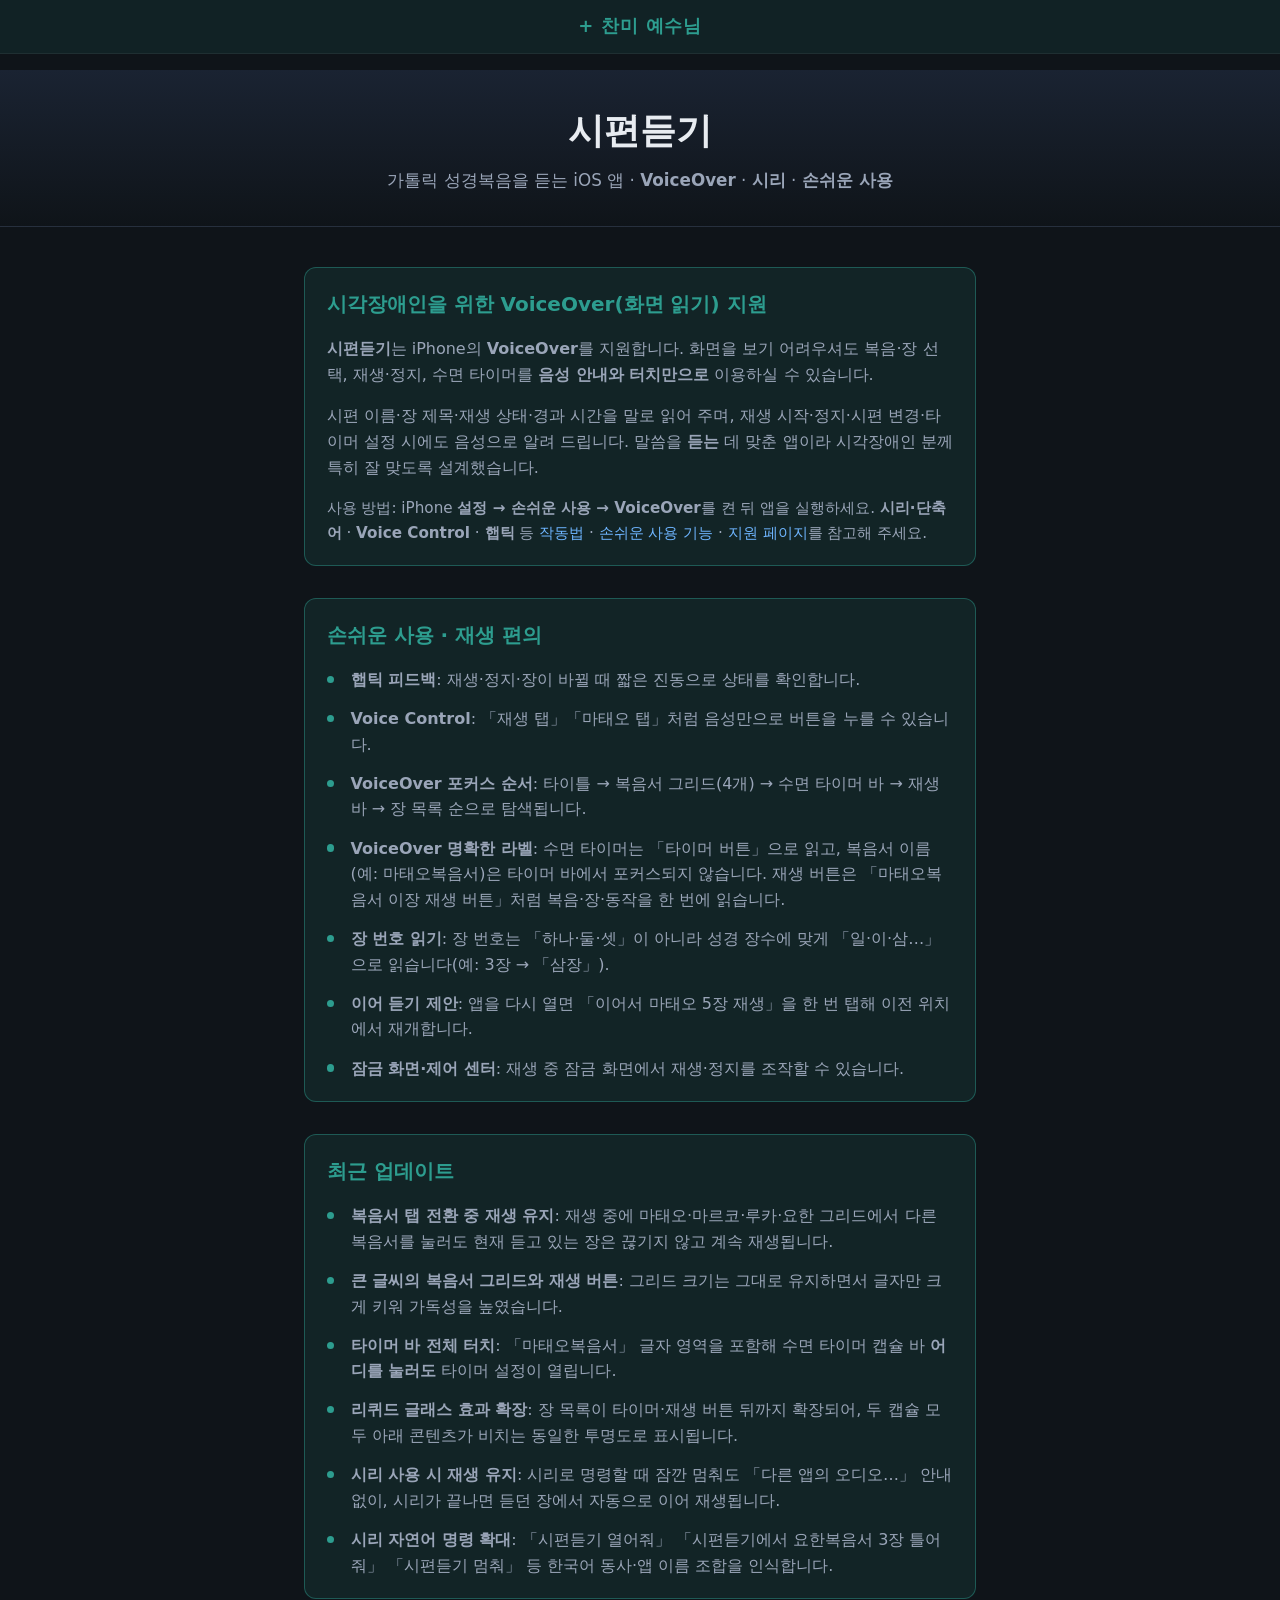
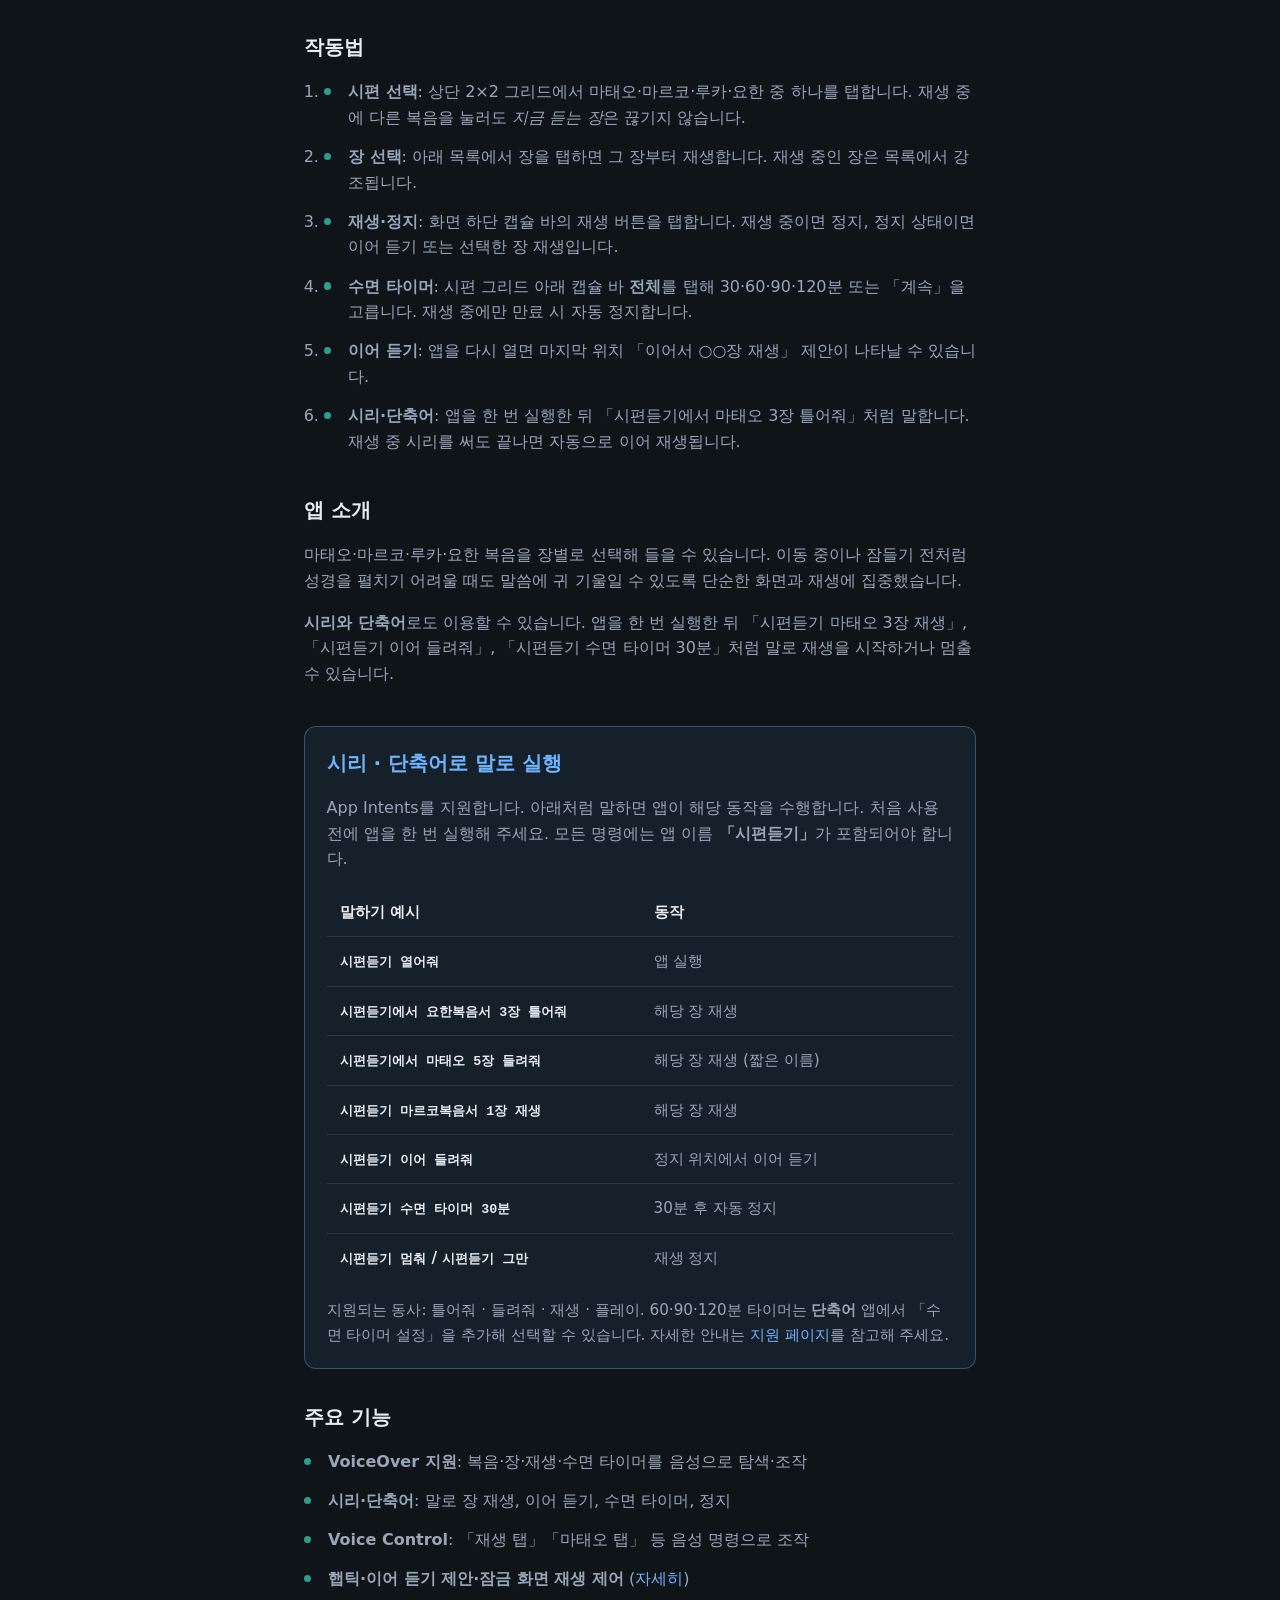
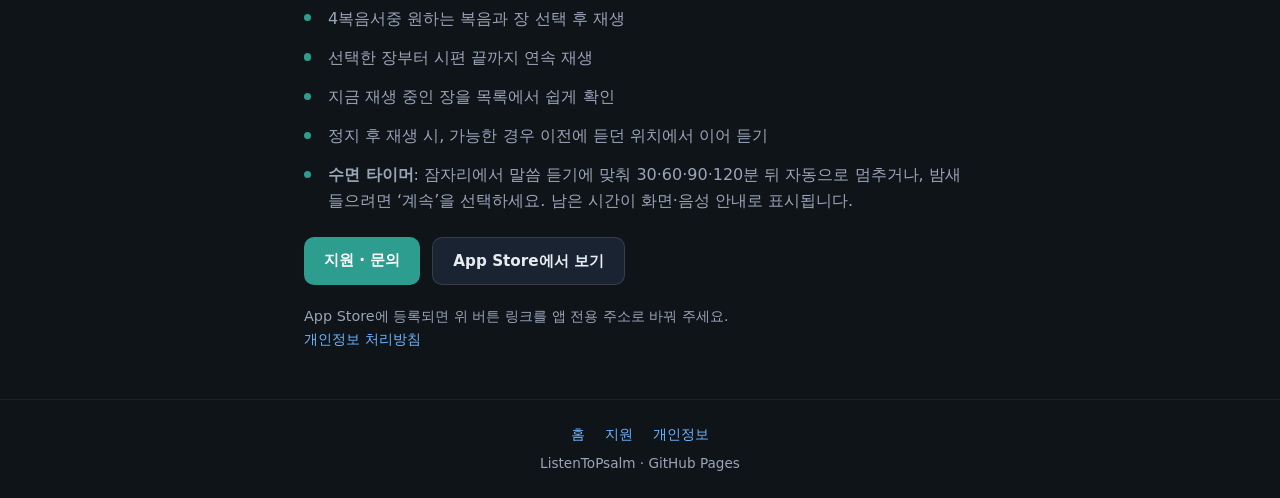
<file: docs/index.html>
<!DOCTYPE html>
<html lang="ko">
<head>
  <meta charset="utf-8" />
  <meta name="viewport" content="width=device-width, initial-scale=1" />
  <meta name="description" content="가톨릭 4시편 듣기 iOS 앱 시편듣기. VoiceOver·Voice Control·시리·햅틱·잠금 화면 재생 제어·이어 듣기 지원." />
  <title>시편듣기 — 가톨릭 시편 듣기 · VoiceOver · 시리</title>
  <link rel="stylesheet" href="css/style.css" />
  <link rel="canonical" href="./" />
</head>
<body>
  <p class="page-doxology">+ 찬미 예수님</p>
  <header>
    <h1>시편듣기</h1>
    <p class="tagline">가톨릭 성경복음을 듣는 iOS 앱 · <strong>VoiceOver</strong> · <strong>시리</strong> · <strong>손쉬운 사용</strong></p>
  </header>

  <main>
    <section class="accessibility-callout" aria-labelledby="accessibility-heading">
      <h2 id="accessibility-heading">시각장애인을 위한 VoiceOver(화면 읽기) 지원</h2>
      <p>
        <strong>시편듣기</strong>는 iPhone의 <strong>VoiceOver</strong>를 지원합니다.
        화면을 보기 어려우셔도 복음·장 선택, 재생·정지, 수면 타이머를
        <strong>음성 안내와 터치만으로</strong> 이용하실 수 있습니다.
      </p>
      <p>
        시편 이름·장 제목·재생 상태·경과 시간을 말로 읽어 주며,
        재생 시작·정지·시편 변경·타이머 설정 시에도 음성으로 알려 드립니다.
        말씀을 <strong>듣는</strong> 데 맞춘 앱이라 시각장애인 분께 특히 잘 맞도록 설계했습니다.
      </p>
      <p style="font-size: 0.95rem; color: var(--muted);">
        사용 방법: iPhone <strong>설정 → 손쉬운 사용 → VoiceOver</strong>를 켠 뒤 앱을 실행하세요.
        <strong>시리·단축어</strong> · <strong>Voice Control</strong> · <strong>햅틱</strong> 등
        <a href="#how-it-works">작동법</a> · <a href="#accessibility-features">손쉬운 사용 기능</a> · <a href="support.html#how-it-works">지원 페이지</a>를 참고해 주세요.
      </p>
    </section>

    <section class="accessibility-callout" id="accessibility-features" aria-labelledby="accessibility-features-heading">
      <h2 id="accessibility-features-heading">손쉬운 사용 · 재생 편의</h2>
      <ul class="features">
        <li><strong>햅틱 피드백</strong>: 재생·정지·장이 바뀔 때 짧은 진동으로 상태를 확인합니다.</li>
        <li><strong>Voice Control</strong>: 「재생 탭」「마태오 탭」처럼 음성만으로 버튼을 누를 수 있습니다.</li>
        <li><strong>VoiceOver 포커스 순서</strong>: 타이틀 → 복음서 그리드(4개) → 수면 타이머 바 → 재생 바 → 장 목록 순으로 탐색됩니다.</li>
        <li><strong>VoiceOver 명확한 라벨</strong>: 수면 타이머는 「타이머 버튼」으로 읽고, 복음서 이름(예: 마태오복음서)은 타이머 바에서 포커스되지 않습니다. 재생 버튼은 「마태오복음서 이장 재생 버튼」처럼 복음·장·동작을 한 번에 읽습니다.</li>
        <li><strong>장 번호 읽기</strong>: 장 번호는 「하나·둘·셋」이 아니라 성경 장수에 맞게 「일·이·삼…」으로 읽습니다(예: 3장 → 「삼장」).</li>
        <li><strong>이어 듣기 제안</strong>: 앱을 다시 열면 「이어서 마태오 5장 재생」을 한 번 탭해 이전 위치에서 재개합니다.</li>
        <li><strong>잠금 화면·제어 센터</strong>: 재생 중 잠금 화면에서 재생·정지를 조작할 수 있습니다.</li>
      </ul>
    </section>

    <section class="accessibility-callout" id="whats-new" aria-labelledby="whats-new-heading">
      <h2 id="whats-new-heading">최근 업데이트</h2>
      <ul class="features">
        <li><strong>복음서 탭 전환 중 재생 유지</strong>: 재생 중에 마태오·마르코·루카·요한 그리드에서 다른 복음서를 눌러도 현재 듣고 있는 장은 끊기지 않고 계속 재생됩니다.</li>
        <li><strong>큰 글씨의 복음서 그리드와 재생 버튼</strong>: 그리드 크기는 그대로 유지하면서 글자만 크게 키워 가독성을 높였습니다.</li>
        <li><strong>타이머 바 전체 터치</strong>: 「마태오복음서」 글자 영역을 포함해 수면 타이머 캡슐 바 <strong>어디를 눌러도</strong> 타이머 설정이 열립니다.</li>
        <li><strong>리퀴드 글래스 효과 확장</strong>: 장 목록이 타이머·재생 버튼 뒤까지 확장되어, 두 캡슐 모두 아래 콘텐츠가 비치는 동일한 투명도로 표시됩니다.</li>
        <li><strong>시리 사용 시 재생 유지</strong>: 시리로 명령할 때 잠깐 멈춰도 「다른 앱의 오디오…」 안내 없이, 시리가 끝나면 듣던 장에서 자동으로 이어 재생됩니다.</li>
        <li><strong>시리 자연어 명령 확대</strong>: 「시편듣기 열어줘」 「시편듣기에서 요한복음서 3장 틀어줘」 「시편듣기 멈춰」 등 한국어 동사·앱 이름 조합을 인식합니다.</li>
      </ul>
    </section>

    <section id="how-it-works">
      <h2>작동법</h2>
      <ol class="features" style="list-style: decimal; padding-left: 1.25rem;">
        <li><strong>시편 선택</strong>: 상단 2×2 그리드에서 마태오·마르코·루카·요한 중 하나를 탭합니다. 재생 중에 다른 복음을 눌러도 <em>지금 듣는 장</em>은 끊기지 않습니다.</li>
        <li><strong>장 선택</strong>: 아래 목록에서 장을 탭하면 그 장부터 재생합니다. 재생 중인 장은 목록에서 강조됩니다.</li>
        <li><strong>재생·정지</strong>: 화면 하단 캡슐 바의 재생 버튼을 탭합니다. 재생 중이면 정지, 정지 상태이면 이어 듣기 또는 선택한 장 재생입니다.</li>
        <li><strong>수면 타이머</strong>: 시편 그리드 아래 캡슐 바 <strong>전체</strong>를 탭해 30·60·90·120분 또는 「계속」을 고릅니다. 재생 중에만 만료 시 자동 정지합니다.</li>
        <li><strong>이어 듣기</strong>: 앱을 다시 열면 마지막 위치 「이어서 ○○장 재생」 제안이 나타날 수 있습니다.</li>
        <li><strong>시리·단축어</strong>: 앱을 한 번 실행한 뒤 「시편듣기에서 마태오 3장 틀어줘」처럼 말합니다. 재생 중 시리를 써도 끝나면 자동으로 이어 재생됩니다.</li>
      </ol>
    </section>

    <section>
      <h2>앱 소개</h2>
      <p>
        마태오·마르코·루카·요한 복음을 장별로 선택해 들을 수 있습니다.
        이동 중이나 잠들기 전처럼 성경을 펼치기 어려울 때도 말씀에 귀 기울일 수 있도록
        단순한 화면과 재생에 집중했습니다.
      </p>
      <p>
        <strong>시리와 단축어</strong>로도 이용할 수 있습니다.
        앱을 한 번 실행한 뒤 「시편듣기 마태오 3장 재생」, 「시편듣기 이어 들려줘」, 「시편듣기 수면 타이머 30분」처럼
        말로 재생을 시작하거나 멈출 수 있습니다.
      </p>
    </section>

    <section class="siri-callout" id="siri" aria-labelledby="siri-heading">
      <h2 id="siri-heading">시리 · 단축어로 말로 실행</h2>
      <p>
        App Intents를 지원합니다. 아래처럼 말하면 앱이 해당 동작을 수행합니다.
        처음 사용 전에 앱을 한 번 실행해 주세요. 모든 명령에는 앱 이름 <strong>「시편듣기」</strong>가 포함되어야 합니다.
      </p>
      <div class="phrase-table-wrap">
        <table class="phrase-table">
          <caption>시리·단축어 말하기 예시와 동작</caption>
          <thead>
            <tr>
              <th scope="col">말하기 예시</th>
              <th scope="col">동작</th>
            </tr>
          </thead>
          <tbody>
            <tr>
              <th scope="row"><code>시편듣기 열어줘</code></th>
              <td>앱 실행</td>
            </tr>
            <tr>
              <th scope="row"><code>시편듣기에서 요한복음서 3장 틀어줘</code></th>
              <td>해당 장 재생</td>
            </tr>
            <tr>
              <th scope="row"><code>시편듣기에서 마태오 5장 들려줘</code></th>
              <td>해당 장 재생 (짧은 이름)</td>
            </tr>
            <tr>
              <th scope="row"><code>시편듣기 마르코복음서 1장 재생</code></th>
              <td>해당 장 재생</td>
            </tr>
            <tr>
              <th scope="row"><code>시편듣기 이어 들려줘</code></th>
              <td>정지 위치에서 이어 듣기</td>
            </tr>
            <tr>
              <th scope="row"><code>시편듣기 수면 타이머 30분</code></th>
              <td>30분 후 자동 정지</td>
            </tr>
            <tr>
              <th scope="row"><code>시편듣기 멈춰</code> / <code>시편듣기 그만</code></th>
              <td>재생 정지</td>
            </tr>
          </tbody>
        </table>
      </div>
      <p style="font-size: 0.95rem; color: var(--muted); margin-top: 1rem;">
        지원되는 동사: <code>틀어줘</code> · <code>들려줘</code> · <code>재생</code> · <code>플레이</code>.
        60·90·120분 타이머는 <strong>단축어</strong> 앱에서 「수면 타이머 설정」을 추가해 선택할 수 있습니다.
        자세한 안내는 <a href="support.html#siri">지원 페이지</a>를 참고해 주세요.
      </p>
    </section>

    <section>
      <h2>주요 기능</h2>
      <ul class="features">
        <li><strong>VoiceOver 지원</strong>: 복음·장·재생·수면 타이머를 음성으로 탐색·조작</li>
        <li><strong>시리·단축어</strong>: 말로 장 재생, 이어 듣기, 수면 타이머, 정지</li>
        <li><strong>Voice Control</strong>: 「재생 탭」「마태오 탭」 등 음성 명령으로 조작</li>
        <li><strong>햅틱·이어 듣기 제안·잠금 화면 재생 제어</strong> (<a href="#accessibility-features">자세히</a>)</li>
        <li>4복음서중 원하는 복음과 장 선택 후 재생</li>
        <li>선택한 장부터 시편 끝까지 연속 재생</li>
        <li>지금 재생 중인 장을 목록에서 쉽게 확인</li>
        <li>정지 후 재생 시, 가능한 경우 이전에 듣던 위치에서 이어 듣기</li>
        <li><strong>수면 타이머</strong>: 잠자리에서 말씀 듣기에 맞춰 30·60·90·120분 뒤 자동으로 멈추거나, 밤새 들으려면 &lsquo;계속&rsquo;을 선택하세요. 남은 시간이 화면·음성 안내로 표시됩니다.</li>
      </ul>
      <div class="actions">
        <a class="btn btn-primary" href="support.html">지원 · 문의</a>
        <!-- 승인 후 href를 실제 앱 URL로 교체 (예: https://apps.apple.com/app/id0000000000) -->
        <a id="app-store-link" class="btn btn-secondary" href="https://apps.apple.com/kr/search?term=%EB%B3%B5%EC%9D%8C%EC%84%9C%EB%93%A3%EA%B8%B0" rel="noopener noreferrer">App Store에서 보기</a>
      </div>
      <p style="margin-top: 1.25rem; font-size: 0.9rem;">
        App Store에 등록되면 위 버튼 링크를 앱 전용 주소로 바꿔 주세요.<br />
        <a href="privacy.html">개인정보 처리방침</a>
      </p>
    </section>
  </main>

  <footer>
    <nav>
      <a href="index.html">홈</a>
      <a href="support.html">지원</a>
      <a href="privacy.html">개인정보</a>
    </nav>
    <p>ListenToPsalm · GitHub Pages</p>
  </footer>
</body>
</html>
</file>
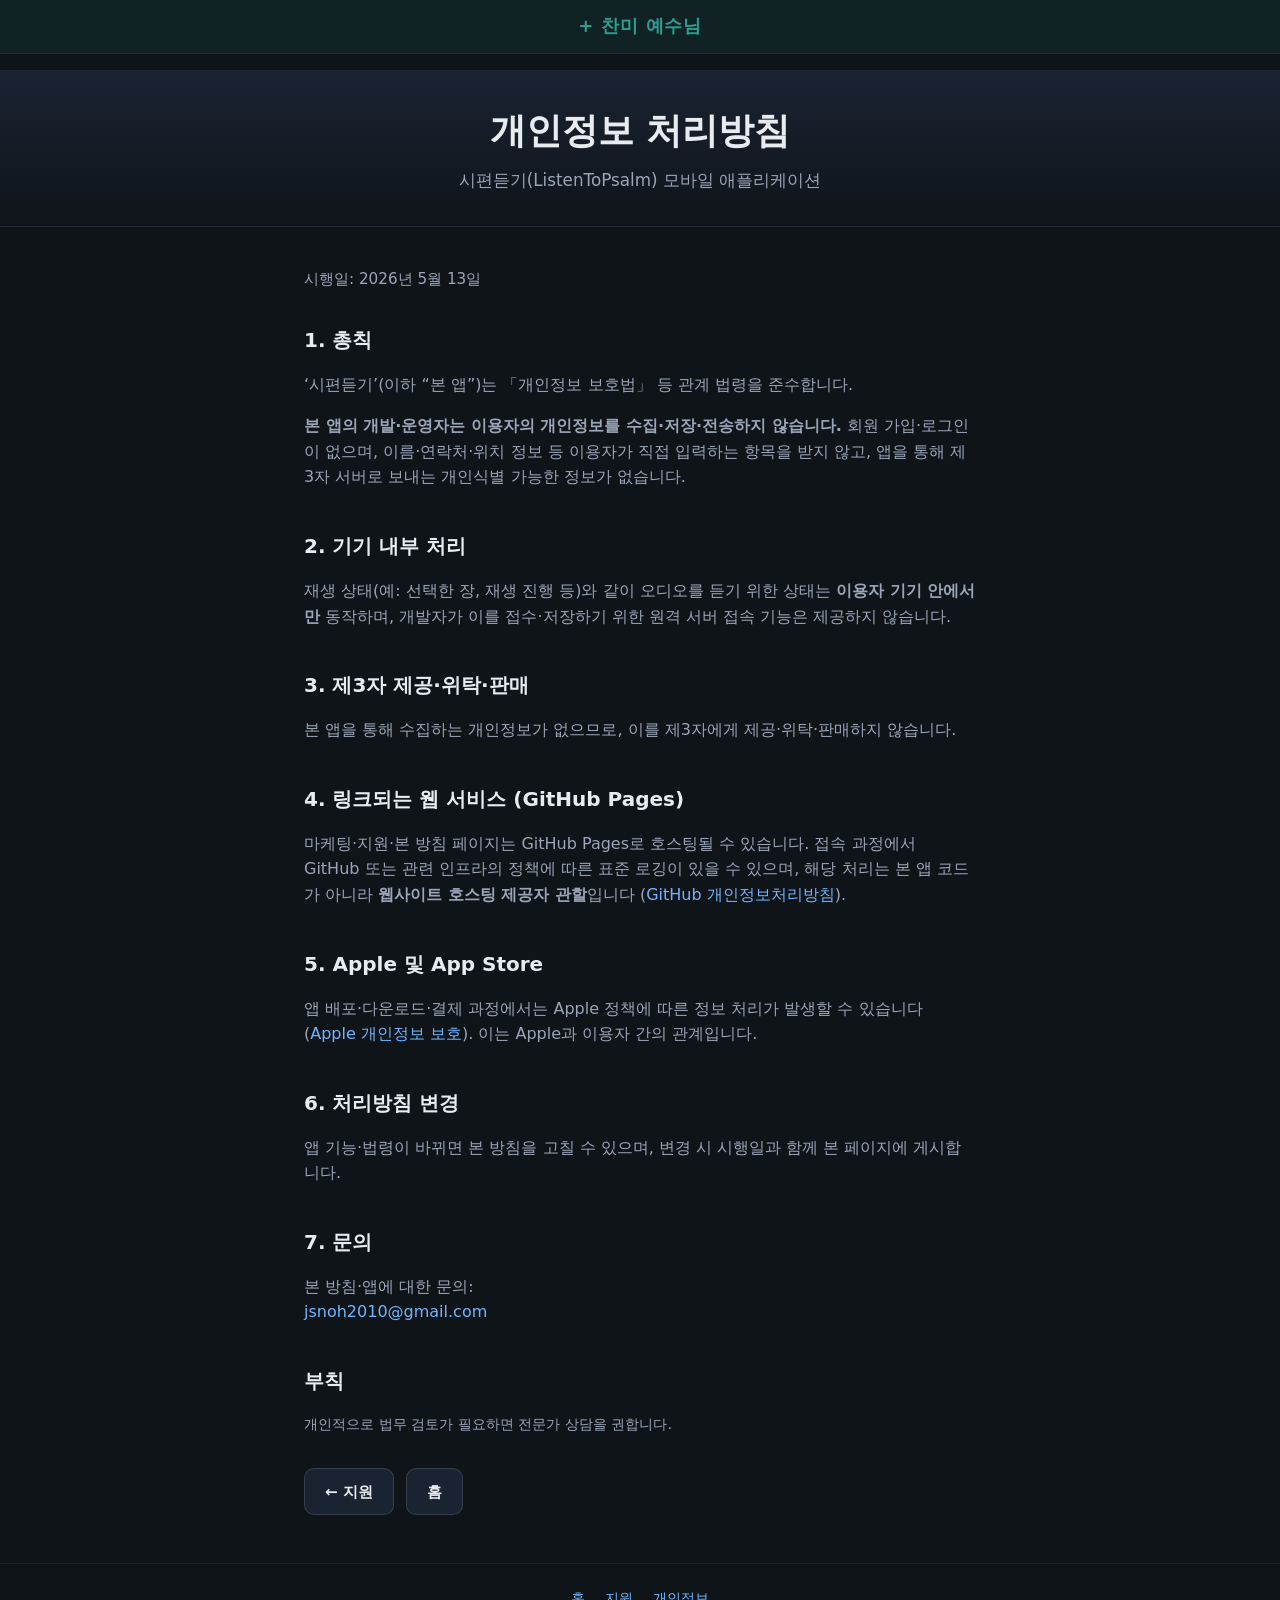
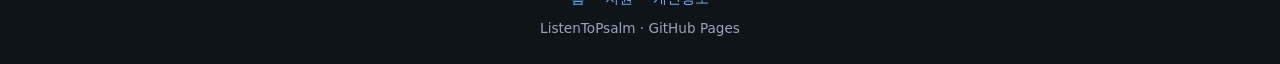
<file: docs/privacy.html>
<!DOCTYPE html>
<html lang="ko">
<head>
  <meta charset="utf-8" />
  <meta name="viewport" content="width=device-width, initial-scale=1" />
  <meta name="description" content="시편듣기(ListenToPsalm) 앱 개인정보 처리방침" />
  <title>개인정보 처리방침 — 시편듣기</title>
  <link rel="stylesheet" href="css/style.css" />
</head>
<body>
  <p class="page-doxology">+ 찬미 예수님</p>
  <header>
    <h1>개인정보 처리방침</h1>
    <p class="tagline">시편듣기(ListenToPsalm) 모바일 애플리케이션</p>
  </header>

  <main>
    <p style="color: var(--muted); font-size: 0.95rem; margin-bottom: 2rem;">
      시행일: 2026년 5월 13일
    </p>

    <section>
      <h2>1. 총칙</h2>
      <p>
        &lsquo;시편듣기&rsquo;(이하 &ldquo;본 앱&rdquo;)는 「개인정보 보호법」 등 관계 법령을 준수합니다.
      </p>
      <p>
        <strong>본 앱의 개발·운영자는 이용자의 개인정보를 수집·저장·전송하지 않습니다.</strong>
        회원 가입·로그인이 없으며, 이름·연락처·위치 정보 등 이용자가 직접 입력하는 항목을 받지 않고,
        앱을 통해 제3자 서버로 보내는 개인식별 가능한 정보가 없습니다.
      </p>
    </section>

    <section>
      <h2>2. 기기 내부 처리</h2>
      <p>
        재생 상태(예: 선택한 장, 재생 진행 등)와 같이 오디오를 듣기 위한 상태는 <strong>이용자 기기 안에서만</strong>
        동작하며, 개발자가 이를 접수·저장하기 위한 원격 서버 접속 기능은 제공하지 않습니다.
      </p>
    </section>

    <section>
      <h2>3. 제3자 제공·위탁·판매</h2>
      <p>
        본 앱을 통해 수집하는 개인정보가 없으므로, 이를 제3자에게 제공·위탁·판매하지 않습니다.
      </p>
    </section>

    <section>
      <h2>4. 링크되는 웹 서비스 (GitHub Pages)</h2>
      <p>
        마케팅·지원·본 방침 페이지는 GitHub Pages로 호스팅될 수 있습니다.
        접속 과정에서 GitHub 또는 관련 인프라의 정책에 따른 표준 로깅이 있을 수 있으며,
        해당 처리는 본 앱 코드가 아니라 <strong>웹사이트 호스팅 제공자 관할</strong>입니다
        (<a href="https://docs.github.com/en/site-policy/privacy-policies/github-privacy-statement" rel="noopener noreferrer">GitHub 개인정보처리방침</a>).
      </p>
    </section>

    <section>
      <h2>5. Apple 및 App Store</h2>
      <p>
        앱 배포·다운로드·결제 과정에서는 Apple 정책에 따른 정보 처리가 발생할 수 있습니다
        (<a href="https://www.apple.com/legal/privacy/" rel="noopener noreferrer">Apple 개인정보 보호</a>).
        이는 Apple과 이용자 간의 관계입니다.
      </p>
    </section>

    <section>
      <h2>6. 처리방침 변경</h2>
      <p>
        앱 기능·법령이 바뀌면 본 방침을 고칠 수 있으며, 변경 시 시행일과 함께 본 페이지에 게시합니다.
      </p>
    </section>

    <section>
      <h2>7. 문의</h2>
      <p>
        본 방침·앱에 대한 문의:<br />
        <a href="mailto:jsnoh2010@gmail.com">jsnoh2010@gmail.com</a>
      </p>
    </section>

    <section>
      <h2>부칙</h2>
      <p style="font-size: 0.9rem;">
        개인적으로 법무 검토가 필요하면 전문가 상담을 권합니다.
      </p>
    </section>

    <p class="actions" style="margin-top: 2rem;">
      <a class="btn btn-secondary" href="support.html">← 지원</a>
      <a class="btn btn-secondary" href="index.html">홈</a>
    </p>
  </main>

  <footer>
    <nav>
      <a href="index.html">홈</a>
      <a href="support.html">지원</a>
      <a href="privacy.html">개인정보</a>
    </nav>
    <p>ListenToPsalm · GitHub Pages</p>
  </footer>
</body>
</html>
</file>
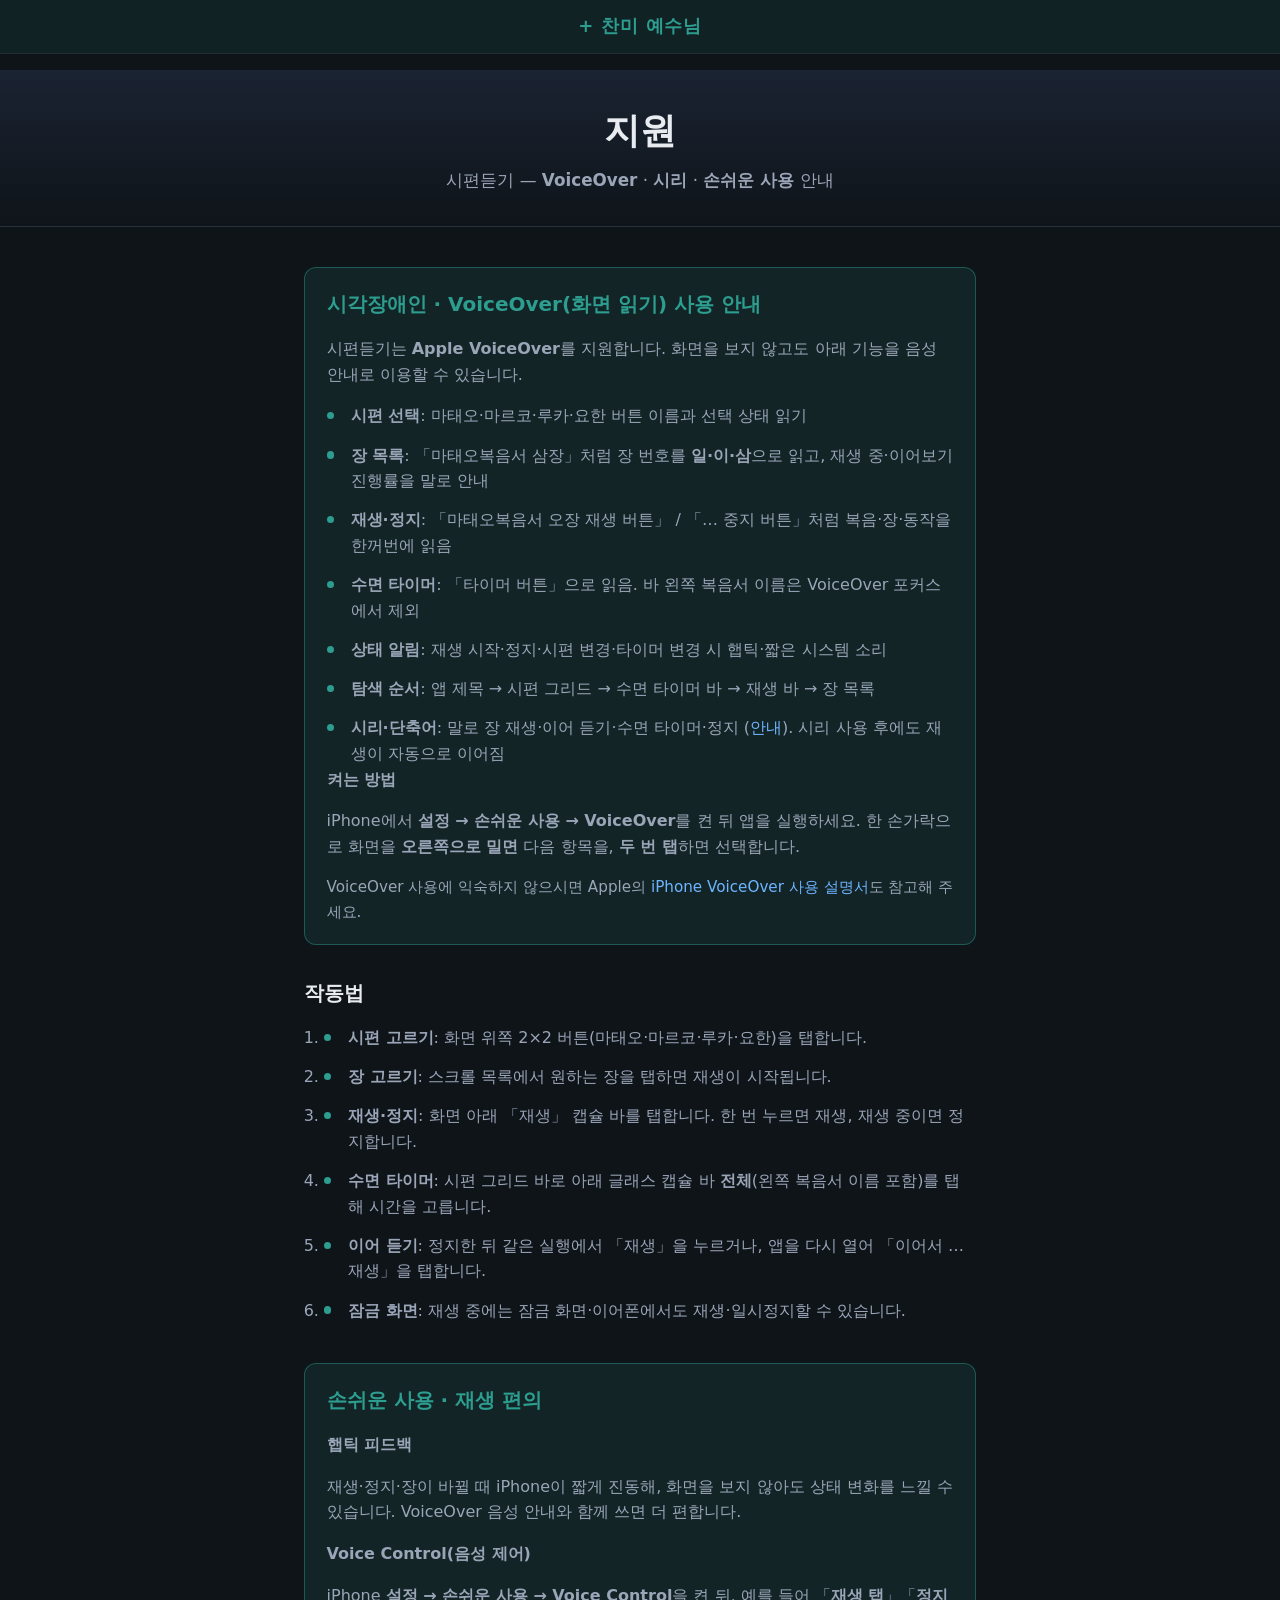
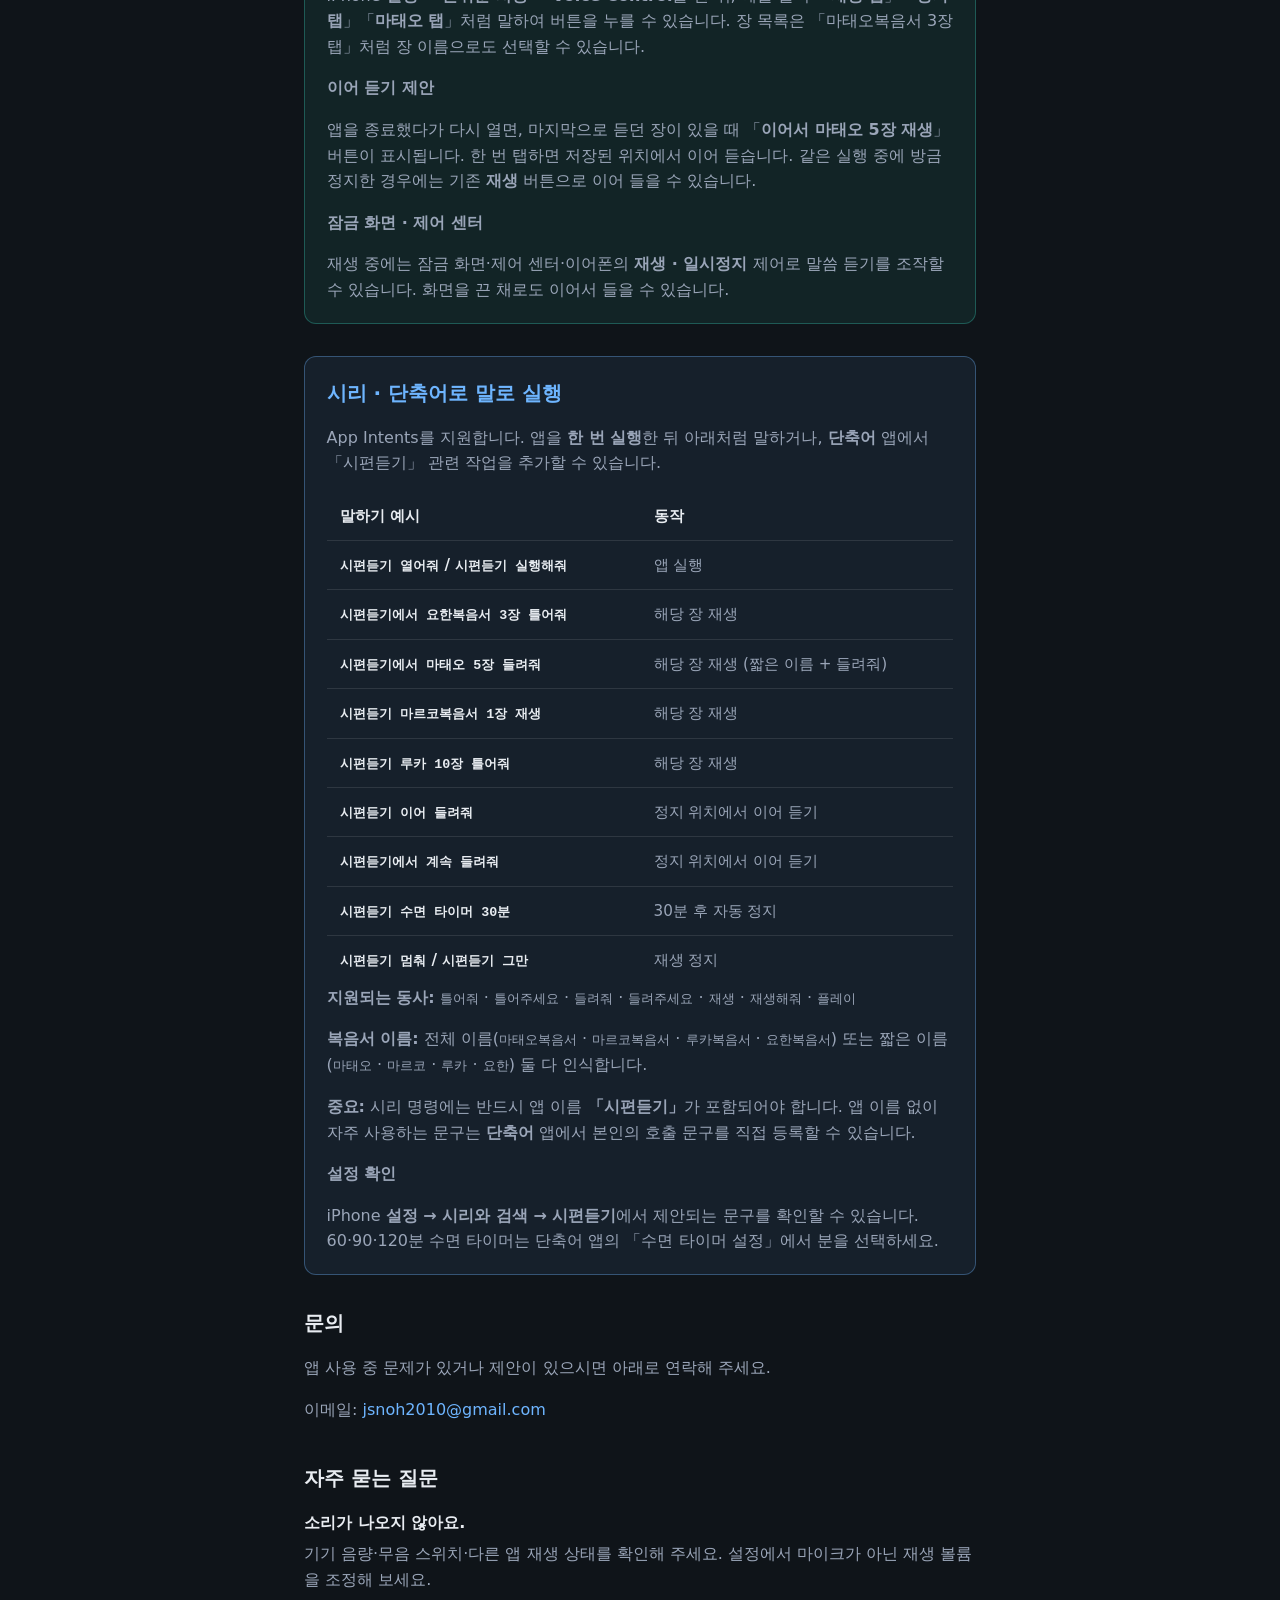
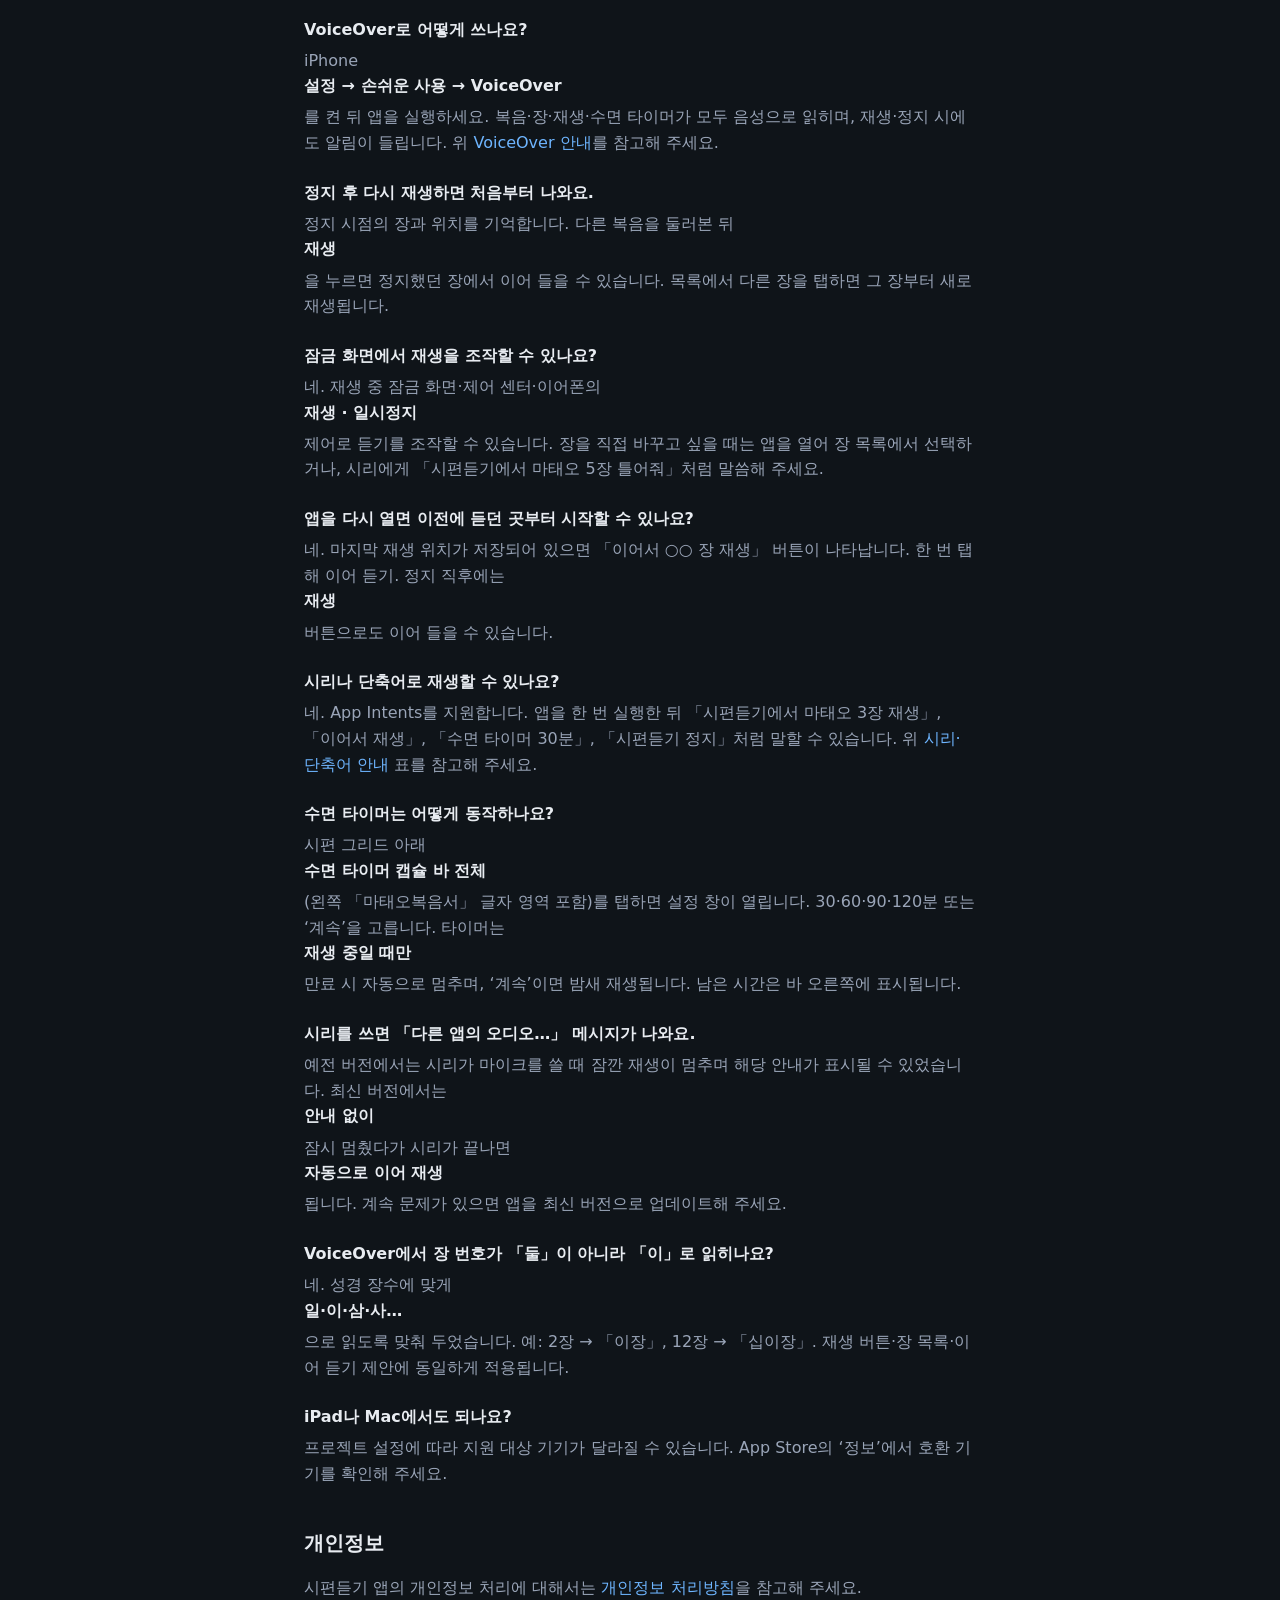
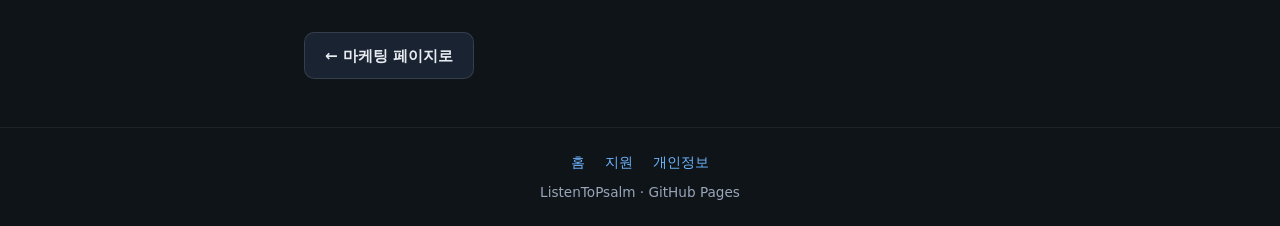
<file: docs/support.html>
<!DOCTYPE html>
<html lang="ko">
<head>
  <meta charset="utf-8" />
  <meta name="viewport" content="width=device-width, initial-scale=1" />
  <meta name="description" content="시편듣기 지원 — VoiceOver, Voice Control, 시리·단축어, 햅틱, 잠금 화면 재생, FAQ" />
  <title>지원 — 시편듣기 · VoiceOver · 시리</title>
  <link rel="stylesheet" href="css/style.css" />
</head>
<body>
  <p class="page-doxology">+ 찬미 예수님</p>
  <header>
    <h1>지원</h1>
    <p class="tagline">시편듣기 — <strong>VoiceOver</strong> · <strong>시리</strong> · <strong>손쉬운 사용</strong> 안내</p>
  </header>

  <main>
    <section class="accessibility-callout" id="voiceover" aria-labelledby="voiceover-heading">
      <h2 id="voiceover-heading">시각장애인 · VoiceOver(화면 읽기) 사용 안내</h2>
      <p>
        시편듣기는 <strong>Apple VoiceOver</strong>를 지원합니다.
        화면을 보지 않고도 아래 기능을 음성 안내로 이용할 수 있습니다.
      </p>
      <ul class="features">
        <li><strong>시편 선택</strong>: 마태오·마르코·루카·요한 버튼 이름과 선택 상태 읽기</li>
        <li><strong>장 목록</strong>: 「마태오복음서 삼장」처럼 장 번호를 <strong>일·이·삼</strong>으로 읽고, 재생 중·이어보기 진행률을 말로 안내</li>
        <li><strong>재생·정지</strong>: 「마태오복음서 오장 재생 버튼」 / 「… 중지 버튼」처럼 복음·장·동작을 한꺼번에 읽음</li>
        <li><strong>수면 타이머</strong>: 「타이머 버튼」으로 읽음. 바 왼쪽 복음서 이름은 VoiceOver 포커스에서 제외</li>
        <li><strong>상태 알림</strong>: 재생 시작·정지·시편 변경·타이머 변경 시 햅틱·짧은 시스템 소리</li>
        <li><strong>탐색 순서</strong>: 앱 제목 → 시편 그리드 → 수면 타이머 바 → 재생 바 → 장 목록</li>
        <li><strong>시리·단축어</strong>: 말로 장 재생·이어 듣기·수면 타이머·정지 (<a href="#siri">안내</a>). 시리 사용 후에도 재생이 자동으로 이어짐</li>
      </ul>
      <p><strong>켜는 방법</strong></p>
      <p>
        iPhone에서 <strong>설정 → 손쉬운 사용 → VoiceOver</strong>를 켠 뒤 앱을 실행하세요.
        한 손가락으로 화면을 <strong>오른쪽으로 밀면</strong> 다음 항목을, <strong>두 번 탭</strong>하면 선택합니다.
      </p>
      <p style="font-size: 0.95rem; color: var(--muted);">
        VoiceOver 사용에 익숙하지 않으시면 Apple의
        <a href="https://support.apple.com/ko-kr/guide/iphone/iph3e2e415f/ios" rel="noopener noreferrer">iPhone VoiceOver 사용 설명서</a>도 참고해 주세요.
      </p>
    </section>

    <section id="how-it-works">
      <h2>작동법</h2>
      <ol class="features" style="list-style: decimal; padding-left: 1.25rem;">
        <li><strong>시편 고르기</strong>: 화면 위쪽 2×2 버튼(마태오·마르코·루카·요한)을 탭합니다.</li>
        <li><strong>장 고르기</strong>: 스크롤 목록에서 원하는 장을 탭하면 재생이 시작됩니다.</li>
        <li><strong>재생·정지</strong>: 화면 아래 「재생」 캡슐 바를 탭합니다. 한 번 누르면 재생, 재생 중이면 정지합니다.</li>
        <li><strong>수면 타이머</strong>: 시편 그리드 바로 아래 글래스 캡슐 바 <strong>전체</strong>(왼쪽 복음서 이름 포함)를 탭해 시간을 고릅니다.</li>
        <li><strong>이어 듣기</strong>: 정지한 뒤 같은 실행에서 「재생」을 누르거나, 앱을 다시 열어 「이어서 … 재생」을 탭합니다.</li>
        <li><strong>잠금 화면</strong>: 재생 중에는 잠금 화면·이어폰에서도 재생·일시정지할 수 있습니다.</li>
      </ol>
    </section>

    <section class="accessibility-callout" id="accessibility-features" aria-labelledby="accessibility-features-heading">
      <h2 id="accessibility-features-heading">손쉬운 사용 · 재생 편의</h2>

      <p><strong>햅틱 피드백</strong></p>
      <p>
        재생·정지·장이 바뀔 때 iPhone이 짧게 진동해, 화면을 보지 않아도 상태 변화를 느낄 수 있습니다.
        VoiceOver 음성 안내와 함께 쓰면 더 편합니다.
      </p>

      <p><strong>Voice Control(음성 제어)</strong></p>
      <p>
        iPhone <strong>설정 → 손쉬운 사용 → Voice Control</strong>을 켠 뒤,
        예를 들어 「<strong>재생 탭</strong>」「<strong>정지 탭</strong>」「<strong>마태오 탭</strong>」처럼
        말하여 버튼을 누를 수 있습니다. 장 목록은 「마태오복음서 3장 탭」처럼 장 이름으로도 선택할 수 있습니다.
      </p>

      <p><strong>이어 듣기 제안</strong></p>
      <p>
        앱을 종료했다가 다시 열면, 마지막으로 듣던 장이 있을 때
        「<strong>이어서 마태오 5장 재생</strong>」 버튼이 표시됩니다. 한 번 탭하면 저장된 위치에서 이어 듣습니다.
        같은 실행 중에 방금 정지한 경우에는 기존 <strong>재생</strong> 버튼으로 이어 들을 수 있습니다.
      </p>

      <p><strong>잠금 화면 · 제어 센터</strong></p>
      <p>
        재생 중에는 잠금 화면·제어 센터·이어폰의 <strong>재생 · 일시정지</strong> 제어로
        말씀 듣기를 조작할 수 있습니다.
        화면을 끈 채로도 이어서 들을 수 있습니다.
      </p>
    </section>

    <section class="siri-callout" id="siri" aria-labelledby="siri-heading">
      <h2 id="siri-heading">시리 · 단축어로 말로 실행</h2>
      <p>
        App Intents를 지원합니다. 앱을 <strong>한 번 실행</strong>한 뒤 아래처럼 말하거나,
        <strong>단축어</strong> 앱에서 「시편듣기」 관련 작업을 추가할 수 있습니다.
      </p>
      <div class="phrase-table-wrap">
        <table class="phrase-table">
          <caption>시리·단축어 말하기 예시와 동작</caption>
          <thead>
            <tr>
              <th scope="col">말하기 예시</th>
              <th scope="col">동작</th>
            </tr>
          </thead>
          <tbody>
            <tr>
              <th scope="row"><code>시편듣기 열어줘</code> / <code>시편듣기 실행해줘</code></th>
              <td>앱 실행</td>
            </tr>
            <tr>
              <th scope="row"><code>시편듣기에서 요한복음서 3장 틀어줘</code></th>
              <td>해당 장 재생</td>
            </tr>
            <tr>
              <th scope="row"><code>시편듣기에서 마태오 5장 들려줘</code></th>
              <td>해당 장 재생 (짧은 이름 + 들려줘)</td>
            </tr>
            <tr>
              <th scope="row"><code>시편듣기 마르코복음서 1장 재생</code></th>
              <td>해당 장 재생</td>
            </tr>
            <tr>
              <th scope="row"><code>시편듣기 루카 10장 틀어줘</code></th>
              <td>해당 장 재생</td>
            </tr>
            <tr>
              <th scope="row"><code>시편듣기 이어 들려줘</code></th>
              <td>정지 위치에서 이어 듣기</td>
            </tr>
            <tr>
              <th scope="row"><code>시편듣기에서 계속 들려줘</code></th>
              <td>정지 위치에서 이어 듣기</td>
            </tr>
            <tr>
              <th scope="row"><code>시편듣기 수면 타이머 30분</code></th>
              <td>30분 후 자동 정지</td>
            </tr>
            <tr>
              <th scope="row"><code>시편듣기 멈춰</code> / <code>시편듣기 그만</code></th>
              <td>재생 정지</td>
            </tr>
          </tbody>
        </table>
      </div>
      <p>
        <strong>지원되는 동사:</strong>
        <code>틀어줘</code> · <code>틀어주세요</code> ·
        <code>들려줘</code> · <code>들려주세요</code> ·
        <code>재생</code> · <code>재생해줘</code> ·
        <code>플레이</code>
      </p>
      <p>
        <strong>복음서 이름:</strong>
        전체 이름(<code>마태오복음서</code> · <code>마르코복음서</code> · <code>루카복음서</code> · <code>요한복음서</code>) 또는
        짧은 이름(<code>마태오</code> · <code>마르코</code> · <code>루카</code> · <code>요한</code>) 둘 다 인식합니다.
      </p>
      <p>
        <strong>중요:</strong> 시리 명령에는 반드시 앱 이름 <strong>「시편듣기」</strong>가 포함되어야 합니다.
        앱 이름 없이 자주 사용하는 문구는 <strong>단축어</strong> 앱에서 본인의 호출 문구를 직접 등록할 수 있습니다.
      </p>
      <p><strong>설정 확인</strong></p>
      <p>
        iPhone <strong>설정 → 시리와 검색 → 시편듣기</strong>에서 제안되는 문구를 확인할 수 있습니다.
        60·90·120분 수면 타이머는 단축어 앱의 「수면 타이머 설정」에서 분을 선택하세요.
      </p>
    </section>

    <section>
      <h2>문의</h2>
      <p>앱 사용 중 문제가 있거나 제안이 있으시면 아래로 연락해 주세요.</p>
      <p>
        이메일:
        <a href="mailto:jsnoh2010@gmail.com">jsnoh2010@gmail.com</a>
      </p>
    </section>

    <section>
      <h2>자주 묻는 질문</h2>

      <div class="faq-item">
        <strong>소리가 나오지 않아요.</strong>
        <p>기기 음량·무음 스위치·다른 앱 재생 상태를 확인해 주세요. 설정에서 마이크가 아닌 재생 볼륨을 조정해 보세요.</p>
      </div>

      <div class="faq-item">
        <strong>VoiceOver로 어떻게 쓰나요?</strong>
        <p>
          iPhone <strong>설정 → 손쉬운 사용 → VoiceOver</strong>를 켠 뒤 앱을 실행하세요.
          복음·장·재생·수면 타이머가 모두 음성으로 읽히며, 재생·정지 시에도 알림이 들립니다.
          위 <a href="#voiceover">VoiceOver 안내</a>를 참고해 주세요.
        </p>
      </div>

      <div class="faq-item">
        <strong>정지 후 다시 재생하면 처음부터 나와요.</strong>
        <p>
          정지 시점의 장과 위치를 기억합니다. 다른 복음을 둘러본 뒤 <strong>재생</strong>을 누르면
          정지했던 장에서 이어 들을 수 있습니다. 목록에서 다른 장을 탭하면 그 장부터 새로 재생됩니다.
        </p>
      </div>

      <div class="faq-item">
        <strong>잠금 화면에서 재생을 조작할 수 있나요?</strong>
        <p>
          네. 재생 중 잠금 화면·제어 센터·이어폰의 <strong>재생 · 일시정지</strong> 제어로 듣기를 조작할 수 있습니다.
          장을 직접 바꾸고 싶을 때는 앱을 열어 장 목록에서 선택하거나, 시리에게
          「시편듣기에서 마태오 5장 틀어줘」처럼 말씀해 주세요.
        </p>
      </div>

      <div class="faq-item">
        <strong>앱을 다시 열면 이전에 듣던 곳부터 시작할 수 있나요?</strong>
        <p>
          네. 마지막 재생 위치가 저장되어 있으면 「이어서 ○○ 장 재생」 버튼이 나타납니다.
          한 번 탭해 이어 듣기. 정지 직후에는 <strong>재생</strong> 버튼으로도 이어 들을 수 있습니다.
        </p>
      </div>

      <div class="faq-item">
        <strong>시리나 단축어로 재생할 수 있나요?</strong>
        <p>
          네. App Intents를 지원합니다. 앱을 한 번 실행한 뒤
          「시편듣기에서 마태오 3장 재생」, 「이어서 재생」, 「수면 타이머 30분」, 「시편듣기 정지」처럼 말할 수 있습니다.
          위 <a href="#siri">시리·단축어 안내</a> 표를 참고해 주세요.
        </p>
      </div>

      <div class="faq-item">
        <strong>수면 타이머는 어떻게 동작하나요?</strong>
        <p>
          시편 그리드 아래 <strong>수면 타이머 캡슐 바 전체</strong>(왼쪽 「마태오복음서」 글자 영역 포함)를 탭하면 설정 창이 열립니다.
          30·60·90·120분 또는 &lsquo;계속&rsquo;을 고릅니다.
          타이머는 <strong>재생 중일 때만</strong> 만료 시 자동으로 멈추며, &lsquo;계속&rsquo;이면 밤새 재생됩니다.
          남은 시간은 바 오른쪽에 표시됩니다.
        </p>
      </div>

      <div class="faq-item">
        <strong>시리를 쓰면 「다른 앱의 오디오…」 메시지가 나와요.</strong>
        <p>
          예전 버전에서는 시리가 마이크를 쓸 때 잠깐 재생이 멈추며 해당 안내가 표시될 수 있었습니다.
          최신 버전에서는 <strong>안내 없이</strong> 잠시 멈췄다가 시리가 끝나면 <strong>자동으로 이어 재생</strong>됩니다.
          계속 문제가 있으면 앱을 최신 버전으로 업데이트해 주세요.
        </p>
      </div>

      <div class="faq-item">
        <strong>VoiceOver에서 장 번호가 「둘」이 아니라 「이」로 읽히나요?</strong>
        <p>
          네. 성경 장수에 맞게 <strong>일·이·삼·사…</strong>으로 읽도록 맞춰 두었습니다.
          예: 2장 → 「이장」, 12장 → 「십이장」. 재생 버튼·장 목록·이어 듣기 제안에 동일하게 적용됩니다.
        </p>
      </div>

      <div class="faq-item">
        <strong>iPad나 Mac에서도 되나요?</strong>
        <p>프로젝트 설정에 따라 지원 대상 기기가 달라질 수 있습니다. App Store의 &lsquo;정보&rsquo;에서 호환 기기를 확인해 주세요.</p>
      </div>
    </section>

    <section>
      <h2>개인정보</h2>
      <p>
        시편듣기 앱의 개인정보 처리에 대해서는
        <a href="privacy.html">개인정보 처리방침</a>을 참고해 주세요.
      </p>
    </section>

    <p class="actions" style="margin-top: 2rem;">
      <a class="btn btn-secondary" href="index.html">← 마케팅 페이지로</a>
    </p>
  </main>

  <footer>
    <nav>
      <a href="index.html">홈</a>
      <a href="support.html">지원</a>
      <a href="privacy.html">개인정보</a>
    </nav>
    <p>ListenToPsalm · GitHub Pages</p>
  </footer>
</body>
</html>
</file>
<file: docs/css/style.css>
:root {
  --bg: #0f1419;
  --surface: #1a2332;
  --text: #e8ecf1;
  --muted: #9aa5b8;
  --accent: #2d9d8f;
  --accent-hover: #3db8a9;
  --link: #6eb5ff;
}

* {
  box-sizing: border-box;
}

html {
  scroll-behavior: smooth;
}

body {
  margin: 0;
  font-family: "Segoe UI", system-ui, -apple-system, sans-serif;
  background: var(--bg);
  color: var(--text);
  line-height: 1.6;
  min-height: 100vh;
  display: flex;
  flex-direction: column;
}

.page-doxology {
  padding: 0.75rem 1.25rem;
  text-align: center;
  font-size: 1.125rem;
  font-weight: 600;
  letter-spacing: 0.04em;
  color: var(--accent);
  background: rgba(45, 157, 143, 0.1);
  border-bottom: 1px solid rgba(255, 255, 255, 0.06);
}

a {
  color: var(--link);
  text-decoration: none;
}

a:hover {
  text-decoration: underline;
}

header {
  background: linear-gradient(180deg, var(--surface) 0%, var(--bg) 100%);
  border-bottom: 1px solid rgba(255, 255, 255, 0.06);
  padding: 2rem 1.25rem;
  text-align: center;
}

header h1 {
  margin: 0 0 0.5rem;
  font-size: clamp(1.75rem, 4vw, 2.25rem);
  font-weight: 700;
}

header .tagline {
  margin: 0;
  color: var(--muted);
  font-size: 1.05rem;
}

main {
  flex: 1;
  width: min(42rem, 100% - 2.5rem);
  margin: 0 auto;
  padding: 2.5rem 0 3rem;
}

section {
  margin-bottom: 2.5rem;
}

section:last-of-type {
  margin-bottom: 0;
}

h2 {
  font-size: 1.25rem;
  margin: 0 0 1rem;
  color: var(--text);
  font-weight: 600;
}

p {
  margin: 0 0 1rem;
  color: var(--muted);
}

p:last-child {
  margin-bottom: 0;
}

.features {
  list-style: none;
  padding: 0;
  margin: 0;
}

.features li {
  position: relative;
  padding-left: 1.5rem;
  margin-bottom: 0.85rem;
  color: var(--muted);
}

.features li:last-child {
  margin-bottom: 0;
}

.features li::before {
  content: "";
  position: absolute;
  left: 0;
  top: 0.55em;
  width: 0.45rem;
  height: 0.45rem;
  border-radius: 50%;
  background: var(--accent);
}

.actions {
  display: flex;
  flex-wrap: wrap;
  gap: 0.75rem;
  margin-top: 1.5rem;
}

.btn {
  display: inline-block;
  padding: 0.65rem 1.25rem;
  border-radius: 10px;
  font-weight: 600;
  font-size: 0.95rem;
  text-decoration: none;
  transition: background 0.15s ease, transform 0.1s ease;
}

.btn:hover {
  text-decoration: none;
  transform: translateY(-1px);
}

.btn-primary {
  background: var(--accent);
  color: #fff;
}

.btn-primary:hover {
  background: var(--accent-hover);
  color: #fff;
}

.btn-secondary {
  background: var(--surface);
  color: var(--text);
  border: 1px solid rgba(255, 255, 255, 0.12);
}

.btn-secondary:hover {
  border-color: rgba(255, 255, 255, 0.2);
  color: #fff;
}

.faq-item {
  margin-bottom: 1.5rem;
}

.faq-item strong {
  display: block;
  color: var(--text);
  margin-bottom: 0.35rem;
}

.faq-item p {
  margin: 0;
}

footer {
  padding: 1.5rem 1.25rem;
  text-align: center;
  font-size: 0.85rem;
  color: var(--muted);
  border-top: 1px solid rgba(255, 255, 255, 0.06);
}

footer nav {
  margin-bottom: 0.5rem;
}

footer nav a {
  margin: 0 0.5rem;
}

.placeholder {
  background: var(--surface);
  border: 1px dashed rgba(255, 255, 255, 0.15);
  border-radius: 8px;
  padding: 0.75rem 1rem;
  font-size: 0.9rem;
  color: var(--muted);
  margin-top: 0.5rem;
}

.accessibility-callout {
  background: rgba(45, 157, 143, 0.12);
  border: 1px solid rgba(45, 157, 143, 0.45);
  border-radius: 12px;
  padding: 1.25rem 1.35rem;
  margin-bottom: 2rem;
}

.accessibility-callout h2 {
  margin-top: 0;
  color: var(--accent);
}

.accessibility-callout p:last-child {
  margin-bottom: 0;
}

.siri-callout {
  background: rgba(110, 181, 255, 0.08);
  border: 1px solid rgba(110, 181, 255, 0.35);
  border-radius: 12px;
  padding: 1.25rem 1.35rem;
  margin-bottom: 2rem;
}

.siri-callout h2 {
  margin-top: 0;
  color: var(--link);
}

.phrase-table-wrap {
  overflow-x: auto;
  margin: 1rem 0 0;
}

.phrase-table {
  width: 100%;
  border-collapse: collapse;
  font-size: 0.95rem;
}

.phrase-table caption {
  position: absolute;
  width: 1px;
  height: 1px;
  padding: 0;
  margin: -1px;
  overflow: hidden;
  clip: rect(0, 0, 0, 0);
  white-space: nowrap;
  border: 0;
}

.phrase-table th,
.phrase-table td {
  padding: 0.75rem 0.85rem;
  text-align: left;
  vertical-align: top;
  border-bottom: 1px solid rgba(255, 255, 255, 0.1);
}

.phrase-table th {
  color: var(--text);
  font-weight: 600;
  white-space: nowrap;
  width: 42%;
}

.phrase-table td {
  color: var(--muted);
}

.phrase-table tbody tr:last-child th,
.phrase-table tbody tr:last-child td {
  border-bottom: none;
}

.phrase-table code {
  font-family: ui-monospace, "SF Mono", Menlo, monospace;
  font-size: 0.88em;
  color: var(--text);
  word-break: keep-all;
}
</file>
